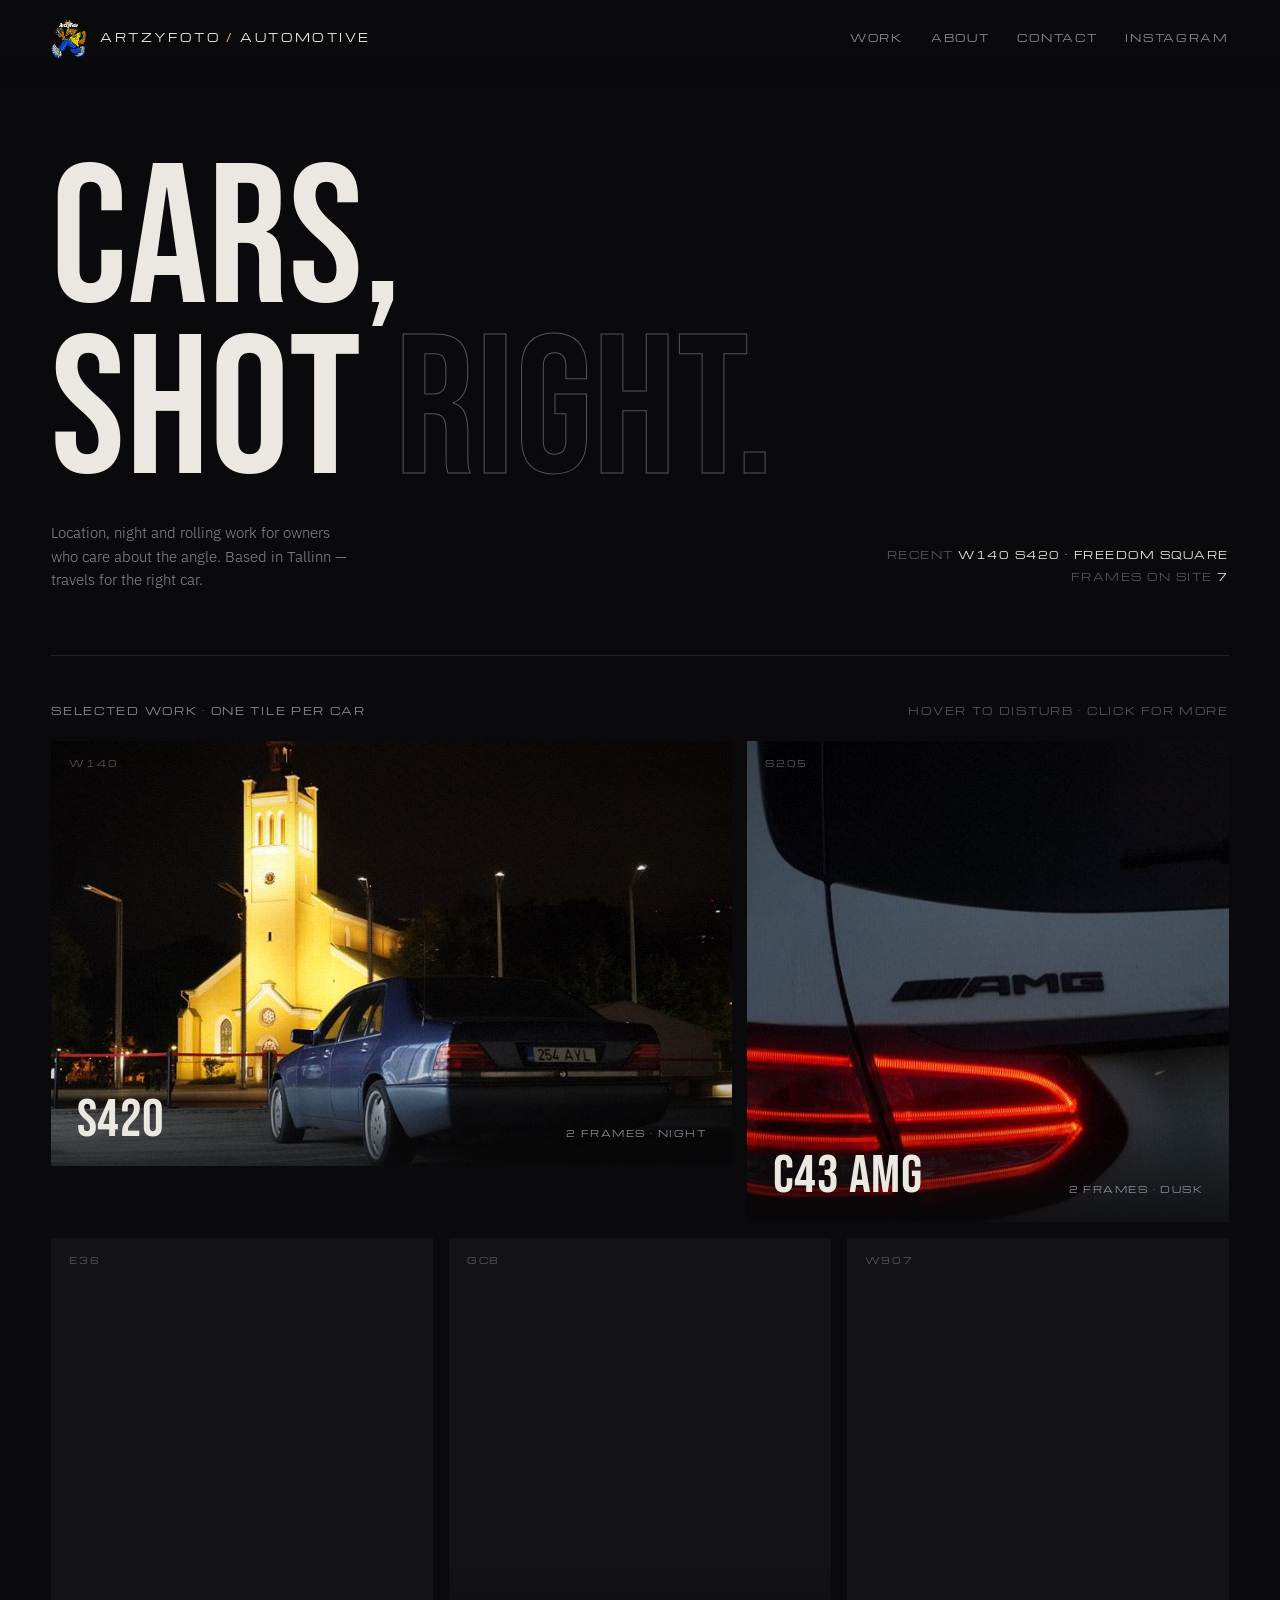
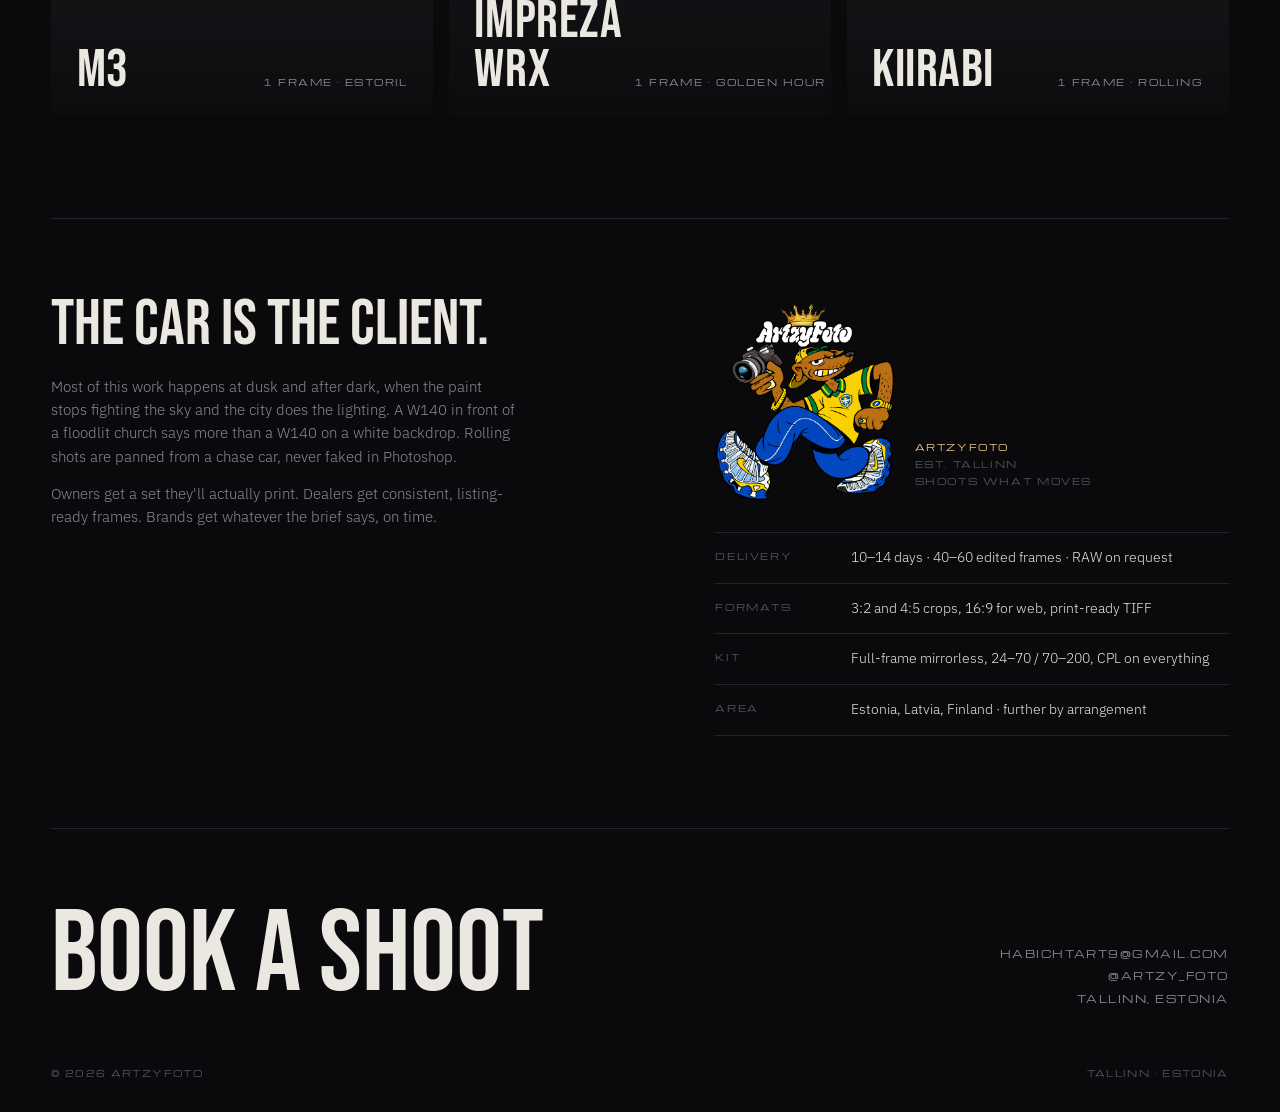
<file: index.html>
<!doctype html>
<html lang="en">
<meta charset="utf-8">
<meta name="viewport" content="width=device-width,initial-scale=1">
<title>ArtzyFoto — Automotive photography, Tallinn</title>
<link rel="icon" href="img/logo.png">
<link rel="stylesheet" href="https://fonts.googleapis.com/css2?family=Bebas+Neue&family=Michroma&family=IBM+Plex+Sans:wght@300;400;500&display=swap">
<link rel="stylesheet" href="styles.css">

<header><div class="wrap">
  <a class="mark" href="index.html"><img src="img/logo.png" alt=""><b>ArtzyFoto <small><i>/</i> Automotive</small></b></a>
  <nav><a href="#work">Work</a><a href="#about">About</a><a href="#contact">Contact</a><a href="https://instagram.com/artzy_foto" target="_blank" rel="noopener">Instagram</a></nav>
</div></header>

<main class="wrap">
  <section class="hero">
    <div>
      <h1>Cars,<br>shot <em>right.</em></h1>
      <p style="margin-top:22px">Location, night and rolling work for owners who care about the angle. Based in Tallinn — travels for the right car.</p>
    </div>
    <div class="meta">
      <span>Recent <b>W140 S420 · Freedom Square</b></span>
      <span>Frames on site <b>7</b></span>
    </div>
  </section>

  <section class="work" id="work">
    <div class="eyebrow"><span>Selected work · one tile per car</span><kbd>hover to disturb · click for more</kbd></div>
    <div class="grid home" id="grid">
      <!-- data-src is the image base name; the script picks -800 or -2000 by tile size.
           data-focus is the crop focal point (x y, 0–1 from top-left), like CSS object-position. -->
      <a class="tile" href="w140.html" data-scene="4" data-src="img/w140-2" data-focus="0.55 0.55"><canvas></canvas><span class="n">W140</span><div class="cap"><h2>S420</h2><small>2 frames · Night</small></div></a>
      <a class="tile" href="c43.html" data-scene="3" data-src="img/c43-2" data-focus="0.3 0.5"><canvas></canvas><span class="n">S205</span><div class="cap"><h2>C43 AMG</h2><small>2 frames · Dusk</small></div></a>
      <a class="tile" href="e36.html" data-scene="3" data-src="img/e36" data-focus="0.6 0.5"><canvas></canvas><span class="n">E36</span><div class="cap"><h2>M3</h2><small>1 frame · Estoril</small></div></a>
      <a class="tile" href="wrx.html" data-scene="0" data-src="img/wrx" data-focus="0.5 0.6"><canvas></canvas><span class="n">GC8</span><div class="cap"><h2>Impreza WRX</h2><small>1 frame · Golden hour</small></div></a>
      <a class="tile" href="kiirabi.html" data-scene="1" data-src="img/ambulance" data-focus="0.5 0.5"><canvas></canvas><span class="n">W907</span><div class="cap"><h2>Kiirabi</h2><small>1 frame · Rolling</small></div></a>
    </div>
  </section>

  <section class="about" id="about">
    <div>
      <h3>The car is the client.</h3>
      <p>Most of this work happens at dusk and after dark, when the paint stops fighting the sky and the city does the lighting. A W140 in front of a floodlit church says more than a W140 on a white backdrop. Rolling shots are panned from a chase car, never faked in Photoshop.</p>
      <p>Owners get a set they'll actually print. Dealers get consistent, listing-ready frames. Brands get whatever the brief says, on time.</p>
    </div>
    <div>
      <figure class="mascot">
        <img src="img/logo.png" alt="ArtzyFoto mascot: a grinning dog in a Brazil shirt holding a camera">
        <figcaption><b>ArtzyFoto</b>Est. Tallinn<br>Shoots what moves</figcaption>
      </figure>
      <dl class="specs">
        <div><dt>Delivery</dt><dd>10–14 days · 40–60 edited frames · RAW on request</dd></div>
        <div><dt>Formats</dt><dd>3:2 and 4:5 crops, 16:9 for web, print-ready TIFF</dd></div>
        <div><dt>Kit</dt><dd>Full-frame mirrorless, 24–70 / 70–200, CPL on everything</dd></div>
        <div><dt>Area</dt><dd>Estonia, Latvia, Finland · further by arrangement</dd></div>
      </dl>
    </div>
  </section>

  <section class="contact" id="contact">
    <h3><a href="mailto:habichtart9@gmail.com">Book a shoot</a></h3>
    <div class="side"><a href="mailto:habichtart9@gmail.com">habichtart9@gmail.com</a><a href="https://instagram.com/artzy_foto" target="_blank" rel="noopener">@artzy_foto</a><span>Tallinn, Estonia</span></div>
  </section>
  <footer><span>© 2026 ArtzyFoto</span><span>Tallinn · Estonia</span></footer>
</main>

<script src="tiles.js"></script>
</file>
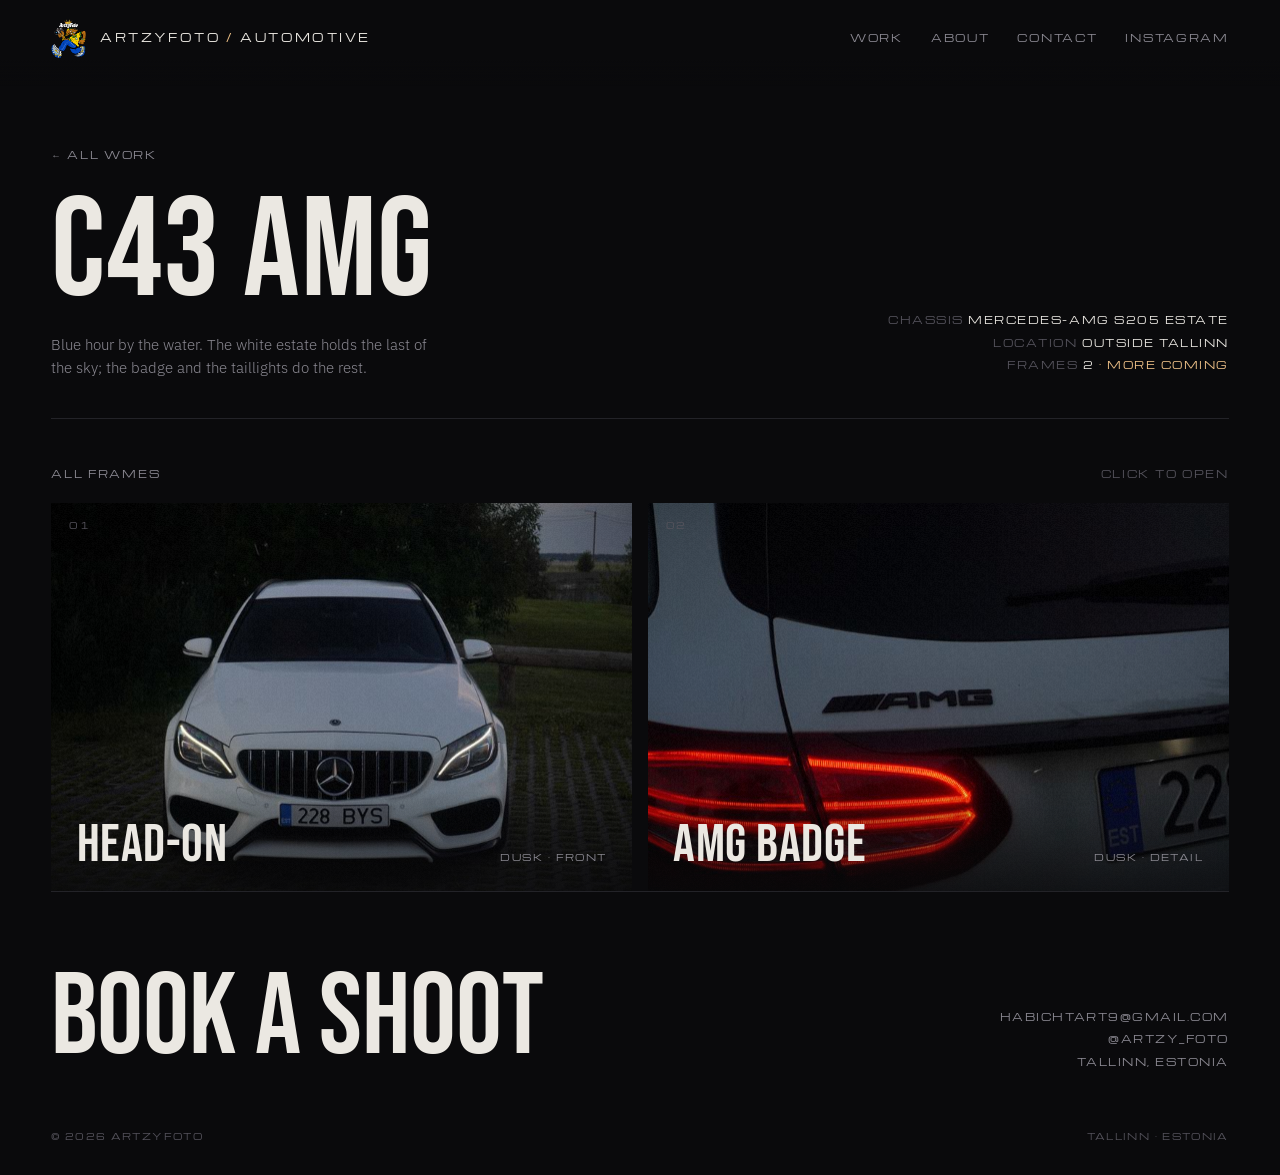
<file: c43.html>
<!doctype html>
<html lang="en">
<meta charset="utf-8">
<meta name="viewport" content="width=device-width,initial-scale=1">
<title>C43 AMG · Mercedes-AMG S205 estate — ArtzyFoto</title>
<link rel="icon" href="img/logo.png">
<link rel="stylesheet" href="https://fonts.googleapis.com/css2?family=Bebas+Neue&family=Michroma&family=IBM+Plex+Sans:wght@300;400;500&display=swap">
<link rel="stylesheet" href="styles.css">

<header><div class="wrap">
  <a class="mark" href="index.html"><img src="img/logo.png" alt=""><b>ArtzyFoto <small><i>/</i> Automotive</small></b></a>
  <nav><a href="index.html#work">Work</a><a href="index.html#about">About</a><a href="index.html#contact">Contact</a><a href="https://instagram.com/artzy_foto" target="_blank" rel="noopener">Instagram</a></nav>
</div></header>

<main class="wrap">
  <section class="page">
    <div>
      <a class="back" href="index.html#work">← All work</a>
      <h1>C43 AMG</h1>
      <p>Blue hour by the water. The white estate holds the last of the sky; the badge and the taillights do the rest.</p>
    </div>
    <div class="meta">
      <span>Chassis <b>Mercedes-AMG S205 estate</b></span>
      <span>Location <b>Outside Tallinn</b></span>
      <span>Frames <b>2</b> <span class="soon">· more coming</span></span>
    </div>
  </section>

  <section class="work">
    <div class="eyebrow"><span>All frames</span><kbd>click to open</kbd></div>
    <div class="grid gallery">
      <a class="tile" href="img/c43-1-2000.jpg" data-full="img/c43-1-2000.jpg" data-src="img/c43-1" data-focus="0.48 0.5" data-scene="0"><canvas></canvas><span class="n">01</span><div class="cap"><h2>Head-on</h2><small>Dusk · Front</small></div></a>
      <a class="tile" href="img/c43-2-2000.jpg" data-full="img/c43-2-2000.jpg" data-src="img/c43-2" data-focus="0.3 0.5" data-scene="0"><canvas></canvas><span class="n">02</span><div class="cap"><h2>AMG badge</h2><small>Dusk · Detail</small></div></a>
    </div>
  </section>

  <section class="contact" id="contact">
    <h3><a href="mailto:habichtart9@gmail.com">Book a shoot</a></h3>
    <div class="side"><a href="mailto:habichtart9@gmail.com">habichtart9@gmail.com</a><a href="https://instagram.com/artzy_foto" target="_blank" rel="noopener">@artzy_foto</a><span>Tallinn, Estonia</span></div>
  </section>
  <footer><span>© 2026 ArtzyFoto</span><span>Tallinn · Estonia</span></footer>
</main>

<dialog class="lb"><img alt=""><button class="x" type="button">Close</button></dialog>
<script src="tiles.js"></script>
</file>
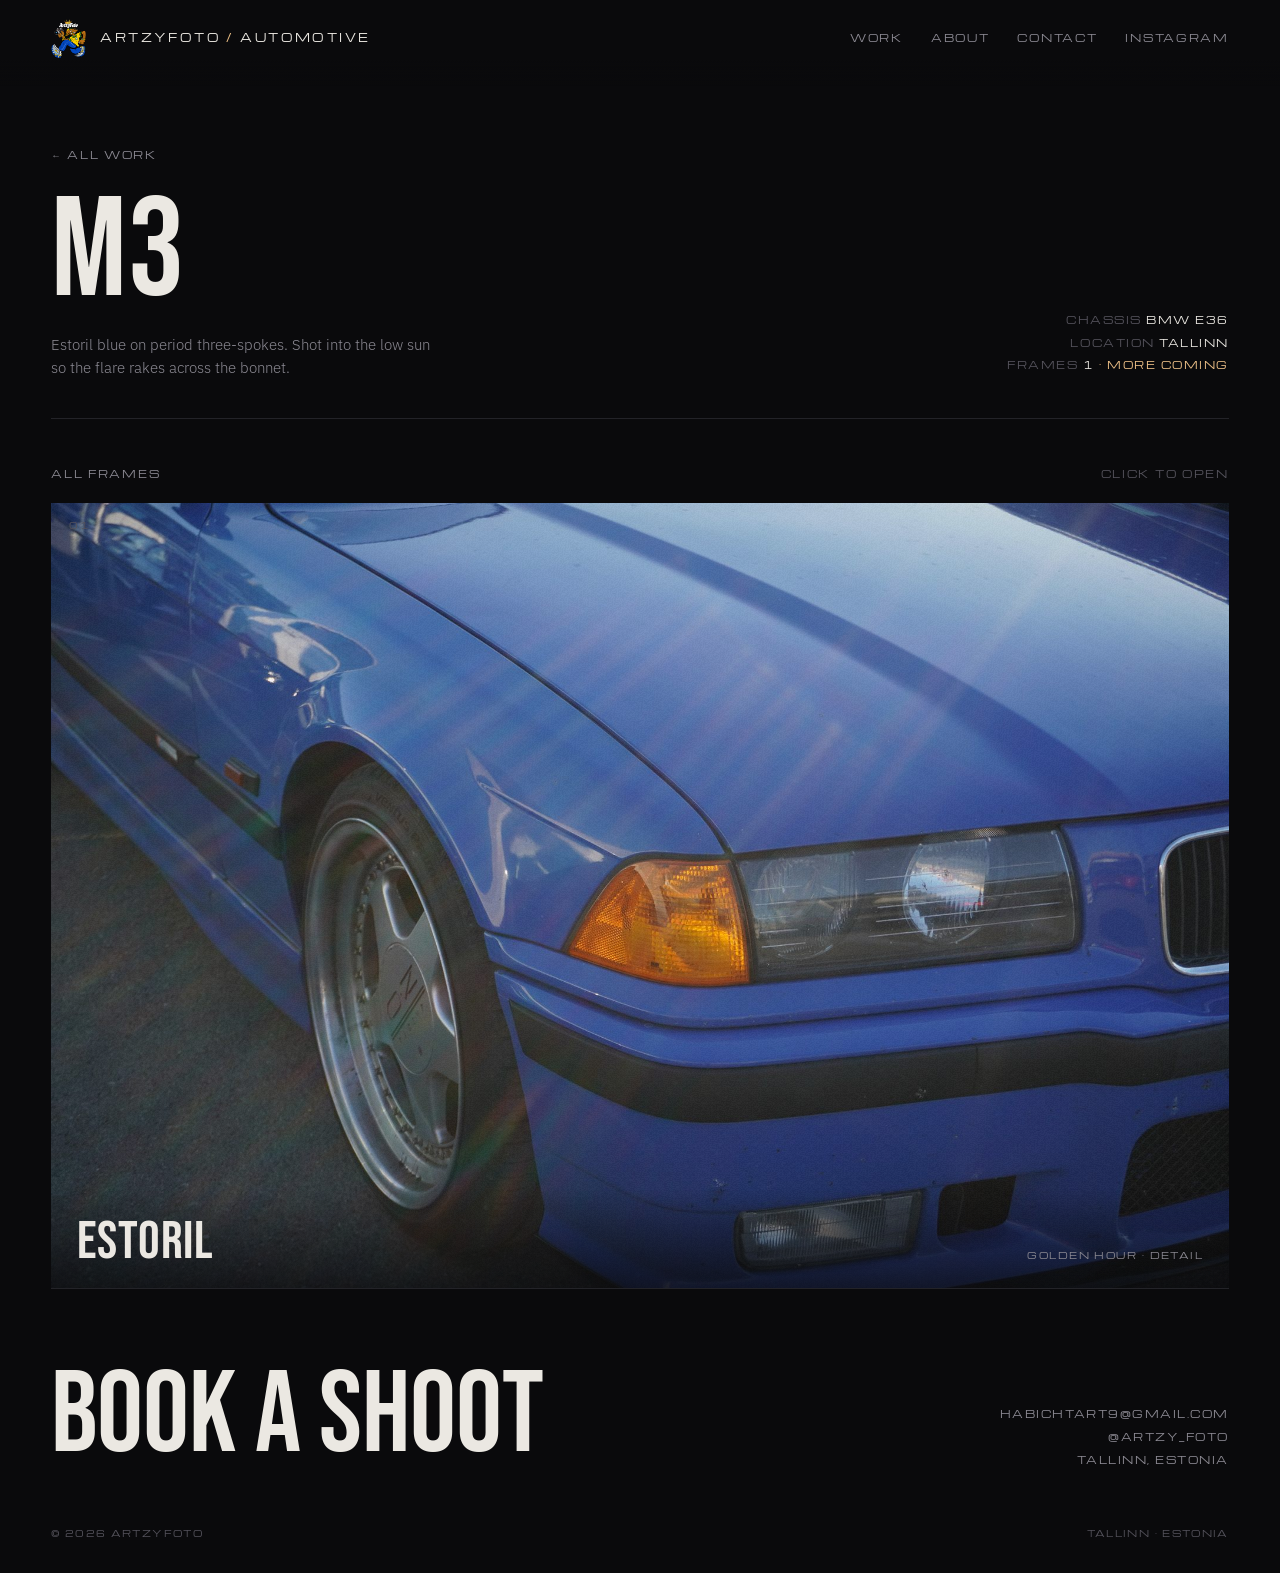
<file: e36.html>
<!doctype html>
<html lang="en">
<meta charset="utf-8">
<meta name="viewport" content="width=device-width,initial-scale=1">
<title>M3 · BMW E36 — ArtzyFoto</title>
<link rel="icon" href="img/logo.png">
<link rel="stylesheet" href="https://fonts.googleapis.com/css2?family=Bebas+Neue&family=Michroma&family=IBM+Plex+Sans:wght@300;400;500&display=swap">
<link rel="stylesheet" href="styles.css">

<header><div class="wrap">
  <a class="mark" href="index.html"><img src="img/logo.png" alt=""><b>ArtzyFoto <small><i>/</i> Automotive</small></b></a>
  <nav><a href="index.html#work">Work</a><a href="index.html#about">About</a><a href="index.html#contact">Contact</a><a href="https://instagram.com/artzy_foto" target="_blank" rel="noopener">Instagram</a></nav>
</div></header>

<main class="wrap">
  <section class="page">
    <div>
      <a class="back" href="index.html#work">← All work</a>
      <h1>M3</h1>
      <p>Estoril blue on period three-spokes. Shot into the low sun so the flare rakes across the bonnet.</p>
    </div>
    <div class="meta">
      <span>Chassis <b>BMW E36</b></span>
      <span>Location <b>Tallinn</b></span>
      <span>Frames <b>1</b> <span class="soon">· more coming</span></span>
    </div>
  </section>

  <section class="work">
    <div class="eyebrow"><span>All frames</span><kbd>click to open</kbd></div>
    <div class="grid gallery">
      <a class="tile" href="img/e36-2000.jpg" data-full="img/e36-2000.jpg" data-src="img/e36" data-focus="0.6 0.5" data-scene="0"><canvas></canvas><span class="n">01</span><div class="cap"><h2>Estoril</h2><small>Golden hour · Detail</small></div></a>
    </div>
  </section>

  <section class="contact" id="contact">
    <h3><a href="mailto:habichtart9@gmail.com">Book a shoot</a></h3>
    <div class="side"><a href="mailto:habichtart9@gmail.com">habichtart9@gmail.com</a><a href="https://instagram.com/artzy_foto" target="_blank" rel="noopener">@artzy_foto</a><span>Tallinn, Estonia</span></div>
  </section>
  <footer><span>© 2026 ArtzyFoto</span><span>Tallinn · Estonia</span></footer>
</main>

<dialog class="lb"><img alt=""><button class="x" type="button">Close</button></dialog>
<script src="tiles.js"></script>
</file>
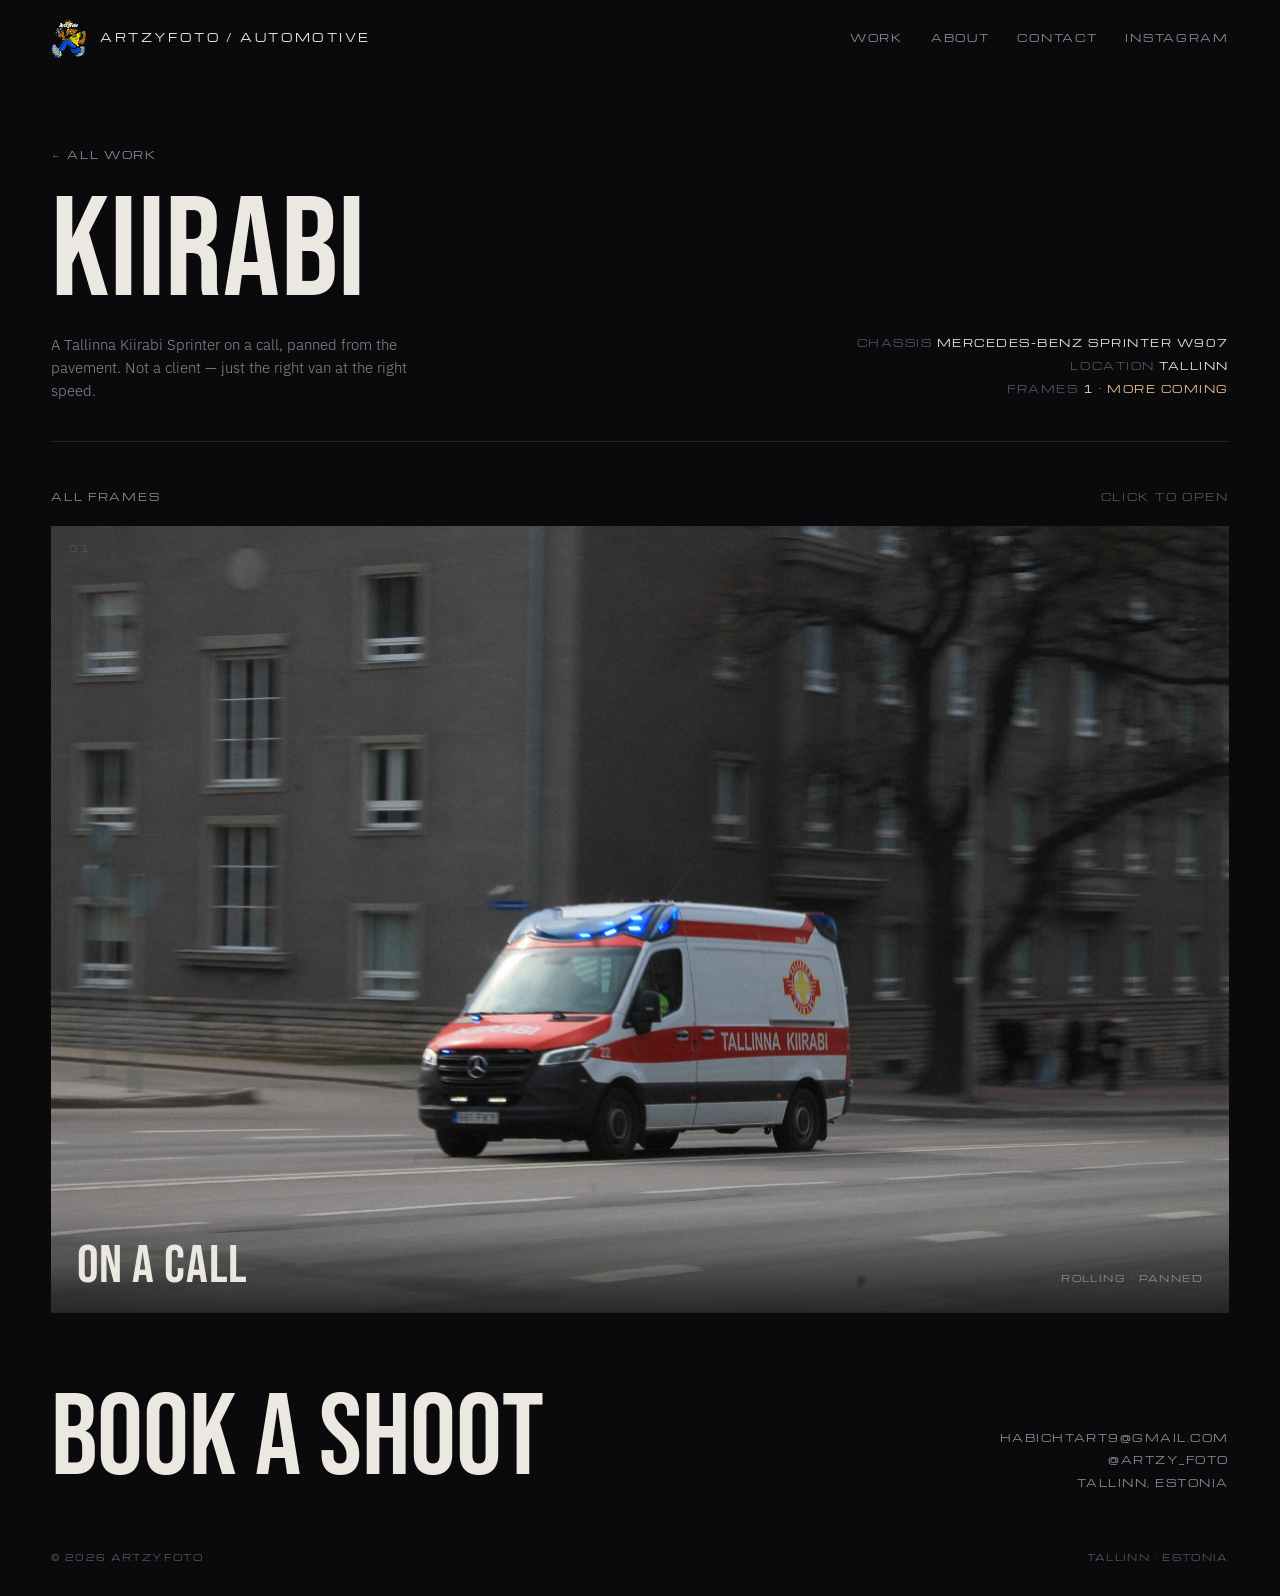
<file: kiirabi.html>
<!doctype html>
<html lang="en">
<meta charset="utf-8">
<meta name="viewport" content="width=device-width,initial-scale=1">
<title>Kiirabi · Mercedes-Benz Sprinter W907 — ArtzyFoto</title>
<link rel="icon" href="img/logo.png">
<link rel="stylesheet" href="https://fonts.googleapis.com/css2?family=Bebas+Neue&family=Michroma&family=IBM+Plex+Sans:wght@300;400;500&display=swap">
<link rel="stylesheet" href="styles.css">

<header><div class="wrap">
  <a class="mark" href="index.html"><img src="img/logo.png" alt=""><b>ArtzyFoto <small><i>/</i> Automotive</small></b></a>
  <nav><a href="index.html#work">Work</a><a href="index.html#about">About</a><a href="index.html#contact">Contact</a><a href="https://instagram.com/artzy_foto" target="_blank" rel="noopener">Instagram</a></nav>
</div></header>

<main class="wrap">
  <section class="page">
    <div>
      <a class="back" href="index.html#work">← All work</a>
      <h1>Kiirabi</h1>
      <p>A Tallinna Kiirabi Sprinter on a call, panned from the pavement. Not a client — just the right van at the right speed.</p>
    </div>
    <div class="meta">
      <span>Chassis <b>Mercedes-Benz Sprinter W907</b></span>
      <span>Location <b>Tallinn</b></span>
      <span>Frames <b>1</b> <span class="soon">· more coming</span></span>
    </div>
  </section>

  <section class="work">
    <div class="eyebrow"><span>All frames</span><kbd>click to open</kbd></div>
    <div class="grid gallery">
      <a class="tile" href="img/ambulance-2000.jpg" data-full="img/ambulance-2000.jpg" data-src="img/ambulance" data-focus="0.5 0.5" data-scene="0"><canvas></canvas><span class="n">01</span><div class="cap"><h2>On a call</h2><small>Rolling · Panned</small></div></a>
    </div>
  </section>

  <section class="contact" id="contact">
    <h3><a href="mailto:habichtart9@gmail.com">Book a shoot</a></h3>
    <div class="side"><a href="mailto:habichtart9@gmail.com">habichtart9@gmail.com</a><a href="https://instagram.com/artzy_foto" target="_blank" rel="noopener">@artzy_foto</a><span>Tallinn, Estonia</span></div>
  </section>
  <footer><span>© 2026 ArtzyFoto</span><span>Tallinn · Estonia</span></footer>
</main>

<dialog class="lb"><img alt=""><button class="x" type="button">Close</button></dialog>
<script src="tiles.js"></script>
</file>
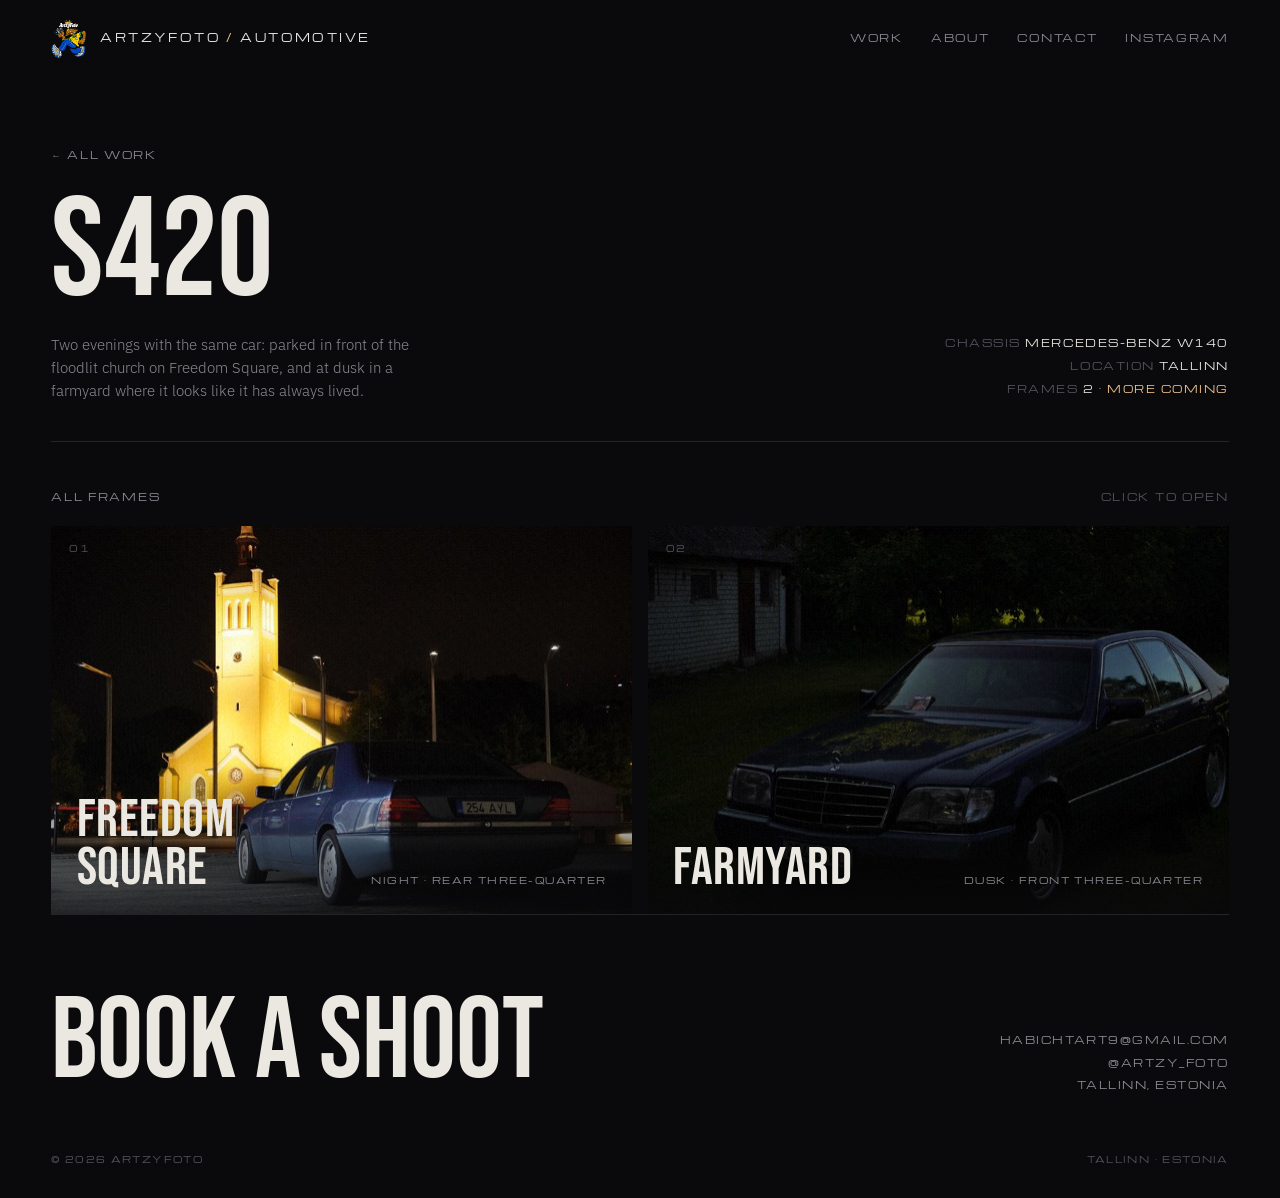
<file: w140.html>
<!doctype html>
<html lang="en">
<meta charset="utf-8">
<meta name="viewport" content="width=device-width,initial-scale=1">
<title>S420 · Mercedes-Benz W140 — ArtzyFoto</title>
<link rel="icon" href="img/logo.png">
<link rel="stylesheet" href="https://fonts.googleapis.com/css2?family=Bebas+Neue&family=Michroma&family=IBM+Plex+Sans:wght@300;400;500&display=swap">
<link rel="stylesheet" href="styles.css">

<header><div class="wrap">
  <a class="mark" href="index.html"><img src="img/logo.png" alt=""><b>ArtzyFoto <small><i>/</i> Automotive</small></b></a>
  <nav><a href="index.html#work">Work</a><a href="index.html#about">About</a><a href="index.html#contact">Contact</a><a href="https://instagram.com/artzy_foto" target="_blank" rel="noopener">Instagram</a></nav>
</div></header>

<main class="wrap">
  <section class="page">
    <div>
      <a class="back" href="index.html#work">← All work</a>
      <h1>S420</h1>
      <p>Two evenings with the same car: parked in front of the floodlit church on Freedom Square, and at dusk in a farmyard where it looks like it has always lived.</p>
    </div>
    <div class="meta">
      <span>Chassis <b>Mercedes-Benz W140</b></span>
      <span>Location <b>Tallinn</b></span>
      <span>Frames <b>2</b> <span class="soon">· more coming</span></span>
    </div>
  </section>

  <section class="work">
    <div class="eyebrow"><span>All frames</span><kbd>click to open</kbd></div>
    <div class="grid gallery">
      <a class="tile" href="img/w140-2-2000.jpg" data-full="img/w140-2-2000.jpg" data-src="img/w140-2" data-focus="0.55 0.55" data-scene="0"><canvas></canvas><span class="n">01</span><div class="cap"><h2>Freedom Square</h2><small>Night · Rear three-quarter</small></div></a>
      <a class="tile" href="img/w140-1-2000.jpg" data-full="img/w140-1-2000.jpg" data-src="img/w140-1" data-focus="0.5 0.5" data-scene="0"><canvas></canvas><span class="n">02</span><div class="cap"><h2>Farmyard</h2><small>Dusk · Front three-quarter</small></div></a>
    </div>
  </section>

  <section class="contact" id="contact">
    <h3><a href="mailto:habichtart9@gmail.com">Book a shoot</a></h3>
    <div class="side"><a href="mailto:habichtart9@gmail.com">habichtart9@gmail.com</a><a href="https://instagram.com/artzy_foto" target="_blank" rel="noopener">@artzy_foto</a><span>Tallinn, Estonia</span></div>
  </section>
  <footer><span>© 2026 ArtzyFoto</span><span>Tallinn · Estonia</span></footer>
</main>

<dialog class="lb"><img alt=""><button class="x" type="button">Close</button></dialog>
<script src="tiles.js"></script>
</file>
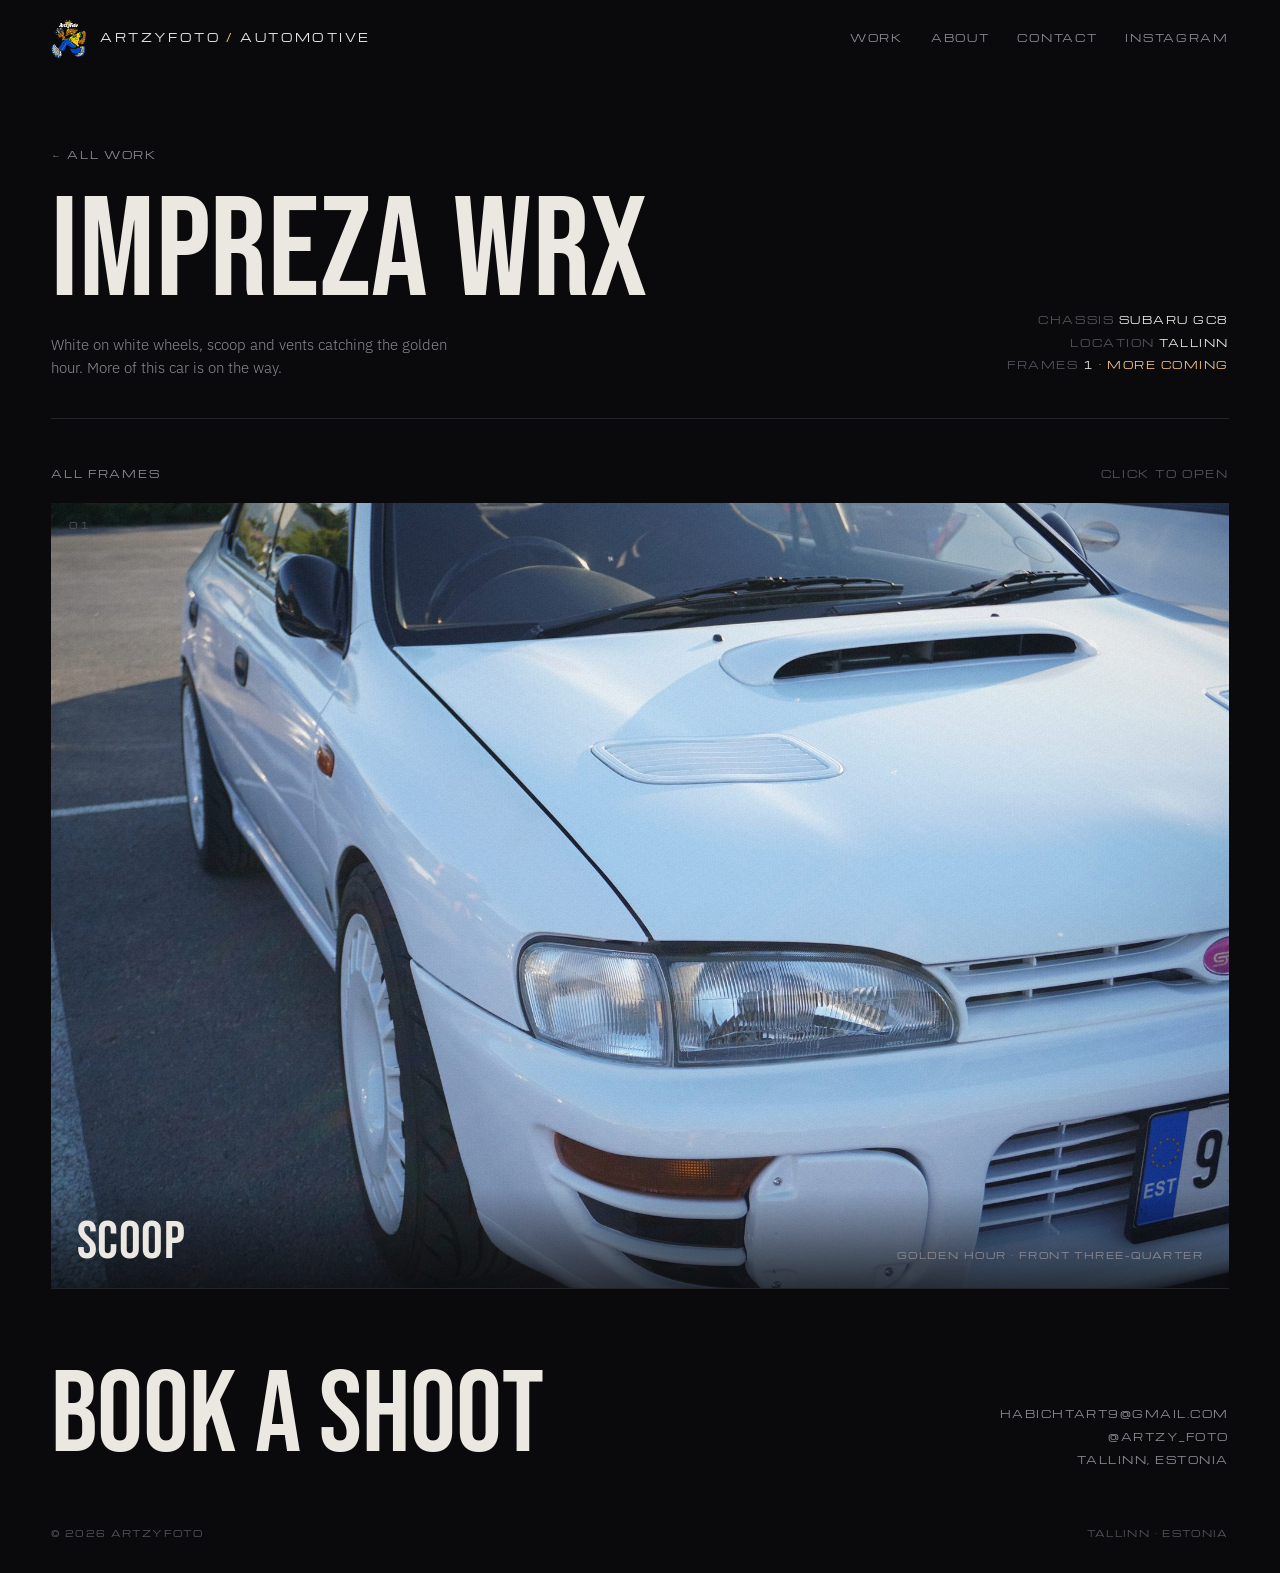
<file: wrx.html>
<!doctype html>
<html lang="en">
<meta charset="utf-8">
<meta name="viewport" content="width=device-width,initial-scale=1">
<title>Impreza WRX · Subaru GC8 — ArtzyFoto</title>
<link rel="icon" href="img/logo.png">
<link rel="stylesheet" href="https://fonts.googleapis.com/css2?family=Bebas+Neue&family=Michroma&family=IBM+Plex+Sans:wght@300;400;500&display=swap">
<link rel="stylesheet" href="styles.css">

<header><div class="wrap">
  <a class="mark" href="index.html"><img src="img/logo.png" alt=""><b>ArtzyFoto <small><i>/</i> Automotive</small></b></a>
  <nav><a href="index.html#work">Work</a><a href="index.html#about">About</a><a href="index.html#contact">Contact</a><a href="https://instagram.com/artzy_foto" target="_blank" rel="noopener">Instagram</a></nav>
</div></header>

<main class="wrap">
  <section class="page">
    <div>
      <a class="back" href="index.html#work">← All work</a>
      <h1>Impreza WRX</h1>
      <p>White on white wheels, scoop and vents catching the golden hour. More of this car is on the way.</p>
    </div>
    <div class="meta">
      <span>Chassis <b>Subaru GC8</b></span>
      <span>Location <b>Tallinn</b></span>
      <span>Frames <b>1</b> <span class="soon">· more coming</span></span>
    </div>
  </section>

  <section class="work">
    <div class="eyebrow"><span>All frames</span><kbd>click to open</kbd></div>
    <div class="grid gallery">
      <a class="tile" href="img/wrx-2000.jpg" data-full="img/wrx-2000.jpg" data-src="img/wrx" data-focus="0.5 0.6" data-scene="0"><canvas></canvas><span class="n">01</span><div class="cap"><h2>Scoop</h2><small>Golden hour · Front three-quarter</small></div></a>
    </div>
  </section>

  <section class="contact" id="contact">
    <h3><a href="mailto:habichtart9@gmail.com">Book a shoot</a></h3>
    <div class="side"><a href="mailto:habichtart9@gmail.com">habichtart9@gmail.com</a><a href="https://instagram.com/artzy_foto" target="_blank" rel="noopener">@artzy_foto</a><span>Tallinn, Estonia</span></div>
  </section>
  <footer><span>© 2026 ArtzyFoto</span><span>Tallinn · Estonia</span></footer>
</main>

<dialog class="lb"><img alt=""><button class="x" type="button">Close</button></dialog>
<script src="tiles.js"></script>
</file>
<file: styles.css>
:root{
  --ground:#0a0a0c; --surface:#131316; --line:#232328;
  --ink:#ebe8e2; --muted:#8c8a93; --dim:#55535c;
  --halogen:#f0c288;
  --display:'Bebas Neue','Oswald','Arial Narrow',Impact,sans-serif;
  --label:'Michroma','Orbitron','Trebuchet MS',sans-serif;
  --body:'IBM Plex Sans','Helvetica Neue',Arial,sans-serif;
  color-scheme:dark;
}
*{box-sizing:border-box}
html,body{background:var(--ground);color:var(--ink);font-family:var(--body);font-weight:300;font-size:15px;line-height:1.55;-webkit-font-smoothing:antialiased}
body{margin:0}
a{color:inherit;text-decoration:none}
.wrap{max-width:1440px;margin:0 auto;padding-inline:clamp(16px,4vw,56px)}

/* header */
header{position:sticky;top:env(safe-area-inset-top,0px);z-index:20;background:linear-gradient(var(--ground) 70%,transparent);padding-block:18px 28px}
header .wrap{display:flex;justify-content:space-between;align-items:center;gap:24px}
.mark{display:flex;align-items:center;gap:14px;font-family:var(--label);font-size:11px;letter-spacing:.22em;text-transform:uppercase}
.mark img{height:40px;width:auto;display:block}
.mark b{font-weight:400;white-space:nowrap}
.mark i{font-style:normal;color:var(--halogen)}
.mark small{font-size:inherit}
nav{display:flex;gap:28px;font-family:var(--label);font-size:9.5px;letter-spacing:.18em;text-transform:uppercase;color:var(--muted)}
nav a{position:relative;padding-block:6px}
nav a::after{content:"";position:absolute;left:0;bottom:0;height:1px;width:0;background:var(--halogen);transition:width .35s cubic-bezier(.2,.8,.2,1)}
nav a:hover::after,nav a:focus-visible::after{width:100%}
@media (max-width:640px){header .wrap{gap:10px 16px;flex-wrap:wrap} .mark{gap:10px;font-size:10px} .mark img{height:32px} .mark small{display:none} nav{gap:12px;font-size:9px;letter-spacing:.14em} nav a:nth-child(4){display:none}}

/* hero */
.hero{padding-block:clamp(24px,6vw,72px) clamp(32px,5vw,64px);display:grid;grid-template-columns:1fr auto;gap:24px 48px;align-items:end;border-bottom:1px solid var(--line)}
.hero h1{font-family:var(--display);font-weight:400;font-size:clamp(72px,15.5vw,236px);line-height:.86;letter-spacing:.005em;margin:0;text-wrap:balance}
.hero h1 em{font-style:normal;color:transparent;-webkit-text-stroke:1px var(--dim)}
.hero p{max-width:34ch;margin:0;color:var(--muted);font-size:15px}
.hero .meta{display:grid;gap:8px;font-family:var(--label);font-size:9.5px;letter-spacing:.16em;text-transform:uppercase;color:var(--dim);text-align:right;padding-bottom:6px}
.hero .meta b{font-weight:400;color:var(--ink)}
@media (max-width:820px){.hero{grid-template-columns:1fr}.hero .meta{text-align:left}}

/* grid */
.work{padding-block:clamp(28px,4vw,48px) 0}
.eyebrow{display:flex;justify-content:space-between;align-items:baseline;font-family:var(--label);font-size:9.5px;letter-spacing:.18em;text-transform:uppercase;color:var(--muted);margin-bottom:22px}
.eyebrow kbd{font-family:var(--label);color:var(--dim)}
@media (hover:none),(pointer:coarse){.eyebrow kbd{display:none}}
.grid{display:grid;grid-template-columns:repeat(12,1fr);gap:clamp(10px,1.2vw,18px)}
.tile{position:relative;display:block;overflow:hidden;background:var(--surface) center/cover no-repeat;grid-column:span 4;aspect-ratio:4/5;max-width:100%;outline:none}
.home .tile:nth-child(1){grid-column:span 7;aspect-ratio:16/10}
.home .tile:nth-child(2){grid-column:span 5;aspect-ratio:1/1}
.gallery .tile{grid-column:span 6;aspect-ratio:3/2}
.gallery .tile:only-child{grid-column:span 12}
.tile canvas{position:absolute;inset:0;width:100%;height:100%;display:block;transition:transform .9s cubic-bezier(.2,.8,.2,1)}
.tile:hover canvas,.tile:focus-visible canvas{transform:scale(1.06)}
.tile .cap{position:absolute;left:0;right:0;bottom:0;padding:clamp(14px,2vw,26px);display:flex;justify-content:space-between;align-items:flex-end;gap:12px;background:linear-gradient(transparent,rgba(10,10,12,.72));pointer-events:none}
.tile h2{font-family:var(--display);font-weight:400;font-size:clamp(34px,4.2vw,64px);line-height:.9;margin:0;letter-spacing:.01em;transform:translateY(4px);transition:transform .6s cubic-bezier(.2,.8,.2,1)}
.tile:hover h2{transform:translateY(0)}
.tile small{font-family:var(--label);font-size:9px;letter-spacing:.16em;text-transform:uppercase;color:var(--muted);white-space:nowrap}
.tile .n{position:absolute;top:16px;left:18px;font-family:var(--label);font-size:9px;letter-spacing:.2em;color:var(--dim)}
.tile:focus-visible{box-shadow:inset 0 0 0 2px var(--halogen)}
@media (max-width:820px){.grid{grid-template-columns:1fr}.tile,.home .tile:nth-child(n),.gallery .tile{grid-column:span 1;aspect-ratio:4/3}}
@media (max-width:640px){.tile .cap{flex-direction:column;align-items:flex-start;gap:6px}.tile small{white-space:normal}}

/* subpage head */
.page{padding-block:clamp(24px,5vw,56px) clamp(24px,3vw,40px);display:grid;grid-template-columns:1fr auto;gap:24px 48px;align-items:end;border-bottom:1px solid var(--line)}
.page .back{font-family:var(--label);font-size:9.5px;letter-spacing:.18em;text-transform:uppercase;color:var(--muted);display:inline-block;margin-bottom:28px}
.page .back:hover{color:var(--halogen)}
.page h1{font-family:var(--display);font-weight:400;font-size:clamp(56px,11vw,168px);line-height:.88;margin:0;letter-spacing:.005em}
.page h1 em{font-style:normal;color:transparent;-webkit-text-stroke:1px var(--dim)}
.page p{max-width:44ch;margin:18px 0 0;color:var(--muted)}
.page .meta{display:grid;gap:8px;font-family:var(--label);font-size:9.5px;letter-spacing:.16em;text-transform:uppercase;color:var(--dim);text-align:right;padding-bottom:6px}
.page .meta b{font-weight:400;color:var(--ink)}
.page .meta .soon{color:var(--halogen)}
@media (max-width:820px){.page{grid-template-columns:1fr}.page .meta{text-align:left}}

/* lightbox */
.lb{border:0;padding:0;background:transparent;max-width:min(96vw,1800px);max-height:96vh;outline:none}
.lb::backdrop{background:rgba(10,10,12,.94)}
.lb img{display:block;max-width:96vw;max-height:96vh;width:auto;height:auto}
.lb .x{position:fixed;top:18px;right:22px;background:none;border:0;color:var(--muted);font-family:var(--label);font-size:9.5px;letter-spacing:.18em;text-transform:uppercase;cursor:pointer;padding:8px}
.lb .x:hover{color:var(--halogen)}

/* about */
.about{margin-top:clamp(56px,8vw,120px);padding-block:clamp(40px,6vw,80px);border-top:1px solid var(--line);display:grid;grid-template-columns:1.2fr 1fr;gap:48px}
.about h3{font-family:var(--display);font-weight:400;font-size:clamp(40px,5vw,72px);line-height:.92;margin:0 0 20px;text-wrap:balance}
.about p{max-width:52ch;color:var(--muted);margin:0 0 14px}
.mascot{margin:0 0 32px;display:flex;align-items:flex-end;gap:20px}
.mascot img{width:clamp(120px,14vw,200px);height:auto;display:block}
.mascot figcaption{font-family:var(--label);font-size:9px;letter-spacing:.18em;text-transform:uppercase;color:var(--dim);line-height:1.9;padding-bottom:10px}
.mascot figcaption b{font-weight:400;color:var(--halogen);display:block}
.specs{display:grid;gap:0;align-self:start;border-top:1px solid var(--line)}
.specs div{display:grid;grid-template-columns:120px 1fr;gap:16px;padding-block:14px;border-bottom:1px solid var(--line);font-size:14px}
.specs dt{font-family:var(--label);font-size:9px;letter-spacing:.18em;text-transform:uppercase;color:var(--dim);margin:0;padding-top:3px}
.specs dd{margin:0}
@media (max-width:820px){.about{grid-template-columns:1fr}}

/* contact */
.contact{padding-block:clamp(40px,6vw,80px) 40px;border-top:1px solid var(--line);display:flex;justify-content:space-between;align-items:end;gap:32px;flex-wrap:wrap}
.contact h3{font-family:var(--display);font-weight:400;font-size:clamp(56px,9vw,140px);line-height:.88;margin:0}
.contact h3 a{transition:color .3s}
.contact h3 a:hover{color:var(--halogen)}
.contact .side a{transition:color .3s}
.contact .side{font-family:var(--label);font-size:9.5px;letter-spacing:.16em;text-transform:uppercase;color:var(--muted);display:grid;gap:8px;text-align:right}
@media (max-width:640px){.contact{display:grid;gap:20px}.contact .side{text-align:left}}
footer{padding-block:20px 32px;display:flex;justify-content:space-between;gap:16px;flex-wrap:wrap;font-family:var(--label);font-size:8.5px;letter-spacing:.16em;text-transform:uppercase;color:var(--dim)}

@media (prefers-reduced-motion:reduce){*{transition:none!important}}
.contact .side a:hover{color:var(--halogen)}
</file>
